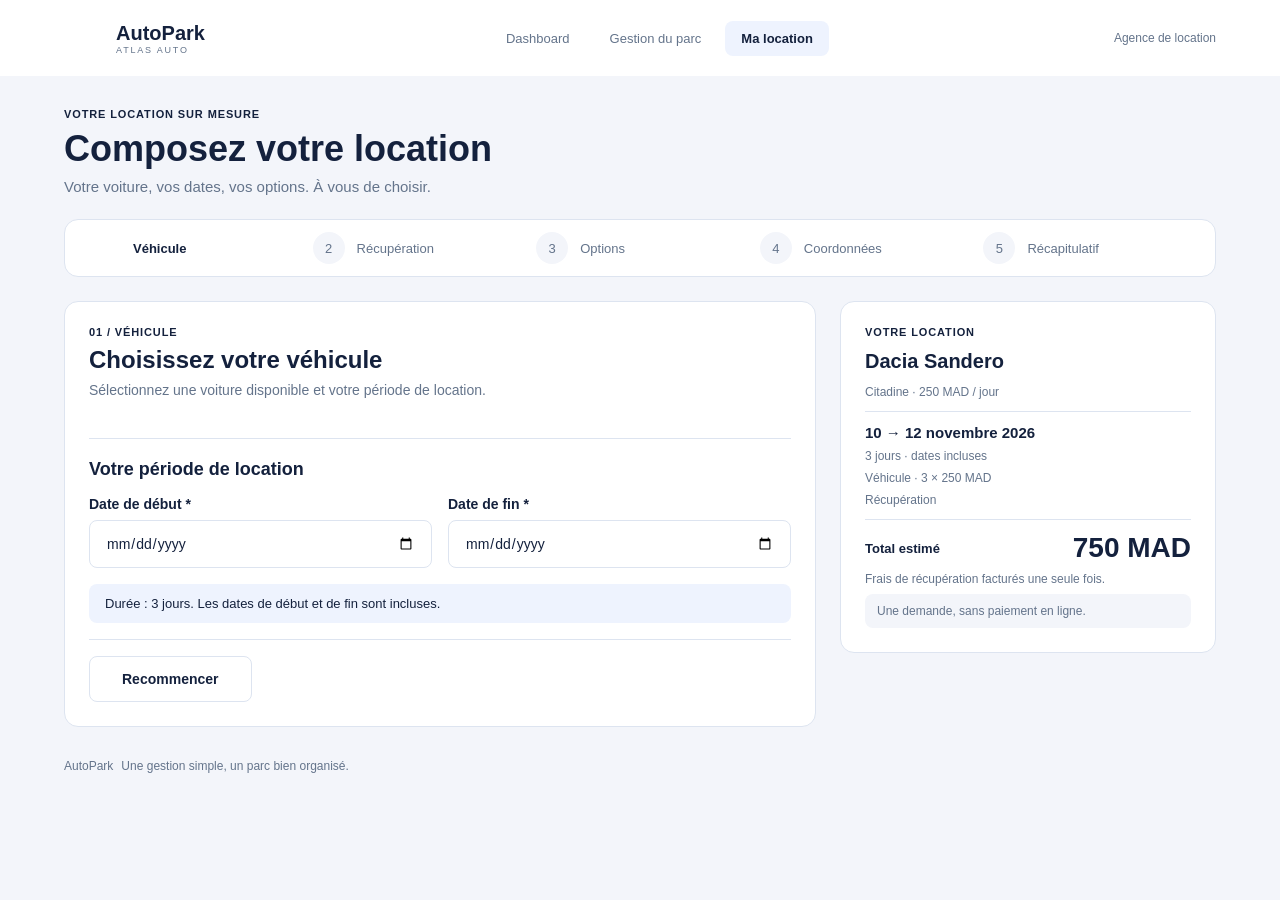
<file: clients.html>
<!doctype html>
<html lang="fr">

<head>
    <meta charset="UTF-8" />
    <meta name="viewport" content="width=device-width, initial-scale=1.0" />
    <meta name="description" content="AutoPark — Interface de gestion du parc automobile Atlas Auto." />
    <title>Gestion du parc · AutoPark</title>
    <link rel="icon" href="data:," />
    <link rel="stylesheet" href="css/clients_style.css" />
    <script type="module" src="js/voitures.js"></script>
</head>

<body>
    <!-- <a class="skip-link" href="#contenu">Aller au contenu</a> -->
    <header class="site-header">
        <div class="container header-content">
            <a class="brand" href="voitures.html" aria-label="AutoPark — Gestion du parc">
                <span class="brand-mark" aria-hidden="true">A<span>.</span></span>
                <span>AutoPark<small>ATLAS AUTO</small></span>
            </a>
            <nav aria-label="Navigation principale">
                <!-- index.html est le dashboard à créer par l'apprenant. -->
                <a href="index.html">Dashboard</a>
                <a href="voitures.html">Gestion du parc</a>
                <a href="clients.html" aria-current="page">Ma location</a>
            </nav>
            <span class="agency-label">Agence de location</span>
        </div>
    </header>

    <main id="contenu" class="container main-content">
        <section class="page-intro" aria-labelledby="titre-page">
            <p class="eyebrow">VOTRE LOCATION SUR MESURE</p>
            <h1 id="titre-page">Composez votre location</h1>
            <p>Votre voiture, vos dates, vos options. À vous de choisir.</p>
        </section>
        <nav class="progression" aria-label="Progression de la réservation">
            <ul>
                <li class="etape_active" aria-current="step"><span>1</span> Véhicule</li>
                <li><span>2</span> Récupération</li>
                <li><span>3</span> Options</li>
                <li><span>4</span> Coordonnées</li>
                <li><span>5</span> Récapitulatif</li>
            </ul>
        </nav>
        <form class="formulaire" id="formulaire">
            <div class="titre_etape">
                <span class="titre_etape_repere">01 / VÉHICULE</span>
                <h3 class="titre_etape_titre" id="titre_etape_titre">Choisissez votre véhicule</h3>
                <p class="titre_etape_description">Sélectionnez une voiture disponible et votre période de location.
                </p>
            </div>
            <div class="cartes" id="cartes">
                <!-- <div class="carte">
                    <div class="carte_haut">
                        <span class="carte_categorie">Citadine</span>
                        <input type="radio" name="vehicule" class="carte_choix">
                    </div>
                    <div class="voiture">
                        <h3 class="voiture_nom">Dacia Sandero</h3>
                        <p class="voiture_statut">Disponible</p>
                        <p class="voiture_prix">250 MAD / jour</p>
                    </div>
                </div> -->
            </div>

            <div></div>
            <section class="periode_location">
                <h4>Votre période de location</h4>
                <div class="location_dates">
                    <div class="location_date">
                        <label for="date_debut">Date de début *</label>
                        <input type="date" id="date_debut" name="date_debut">
                    </div>
                    <div class="location_date">
                        <label for="date_fin">Date de fin *</label>
                        <input type="date" id="date_fin" name="date_fin">
                    </div>
                </div>
                <p class="periode_location_duree">Durée : 3 jours. Les dates de début et de fin sont incluses.</p>
                <div></div>
                <div class="boutons">
                    <button id="btn_recommencer">Recommencer</button>
                    <button id="btn_suivant">Suivant</button>

                </div>
        </form>

        </section>
        <section class="votre_location">
            <div>
                <span class="location_repere">VOTRE LOCATION</span>
                <h3>Dacia Sandero</h3>
                <p>Citadine · 250 MAD / jour</p>
                <div></div>
                <div>
                    <h2>10 → 12 novembre 2026</h2>
                    <p>3 jours · dates incluses</p>
                    <p>Véhicule · 3 × 250 MAD</p>
                    <p>Récupération</p>
                </div>
                <div></div>
                <div>
                    <div>
                        <h4>Total estimé</h4>
                        <span id="prix">750 MAD</span>
                    </div>
                    <p>Frais de récupération facturés une seule fois.</p>
                    <p>Une demande, sans paiement en ligne.</p>
                </div>
            </div>
        </section>







    </main>



    <footer class="site-footer container">
        <span>AutoPark</span>
        <p>Une gestion simple, un parc bien organisé.</p>
    </footer>
</body>

</html>
</file>
<file: css/clients_style.css>
:root {
    --bleu: ##2852E3;
    --bleu-clair: #eef3fe;
    --texte: #14213d;
    --gris: #64748b;
    --fond: #f3f5fa;
    --bordure: #dde4f0;
    --rayon: 14px;
}

* { box-sizing: border-box; }

body {
    margin: 0;
    font-family: "Roboto", Arial, sans-serif;
    background: var(--fond);
    color: var(--texte);
}

h1, h2, h3, h4, p { margin: 0; }

.container {
    width: 100%;
    max-width: 1200px;
    margin: 0 auto;
    padding: 0 24px;
}

/* ---------- HEADER ---------- */
.site-header { background: #fff; }

.header-content {
    display: flex;
    align-items: center;
    justify-content: space-between;
    gap: 24px;
    min-height: 76px;
}

.brand {
    display: flex;
    align-items: center;
    gap: 12px;
    text-decoration: none;
    color: var(--texte);
    font-size: 20px;
    font-weight: 700;
}

.brand-mark {
    display: grid;
    place-items: center;
    width: 40px;
    height: 40px;
    border-radius: 10px;
    background: var(--bleu);
    color: #fff;
    font-size: 20px;
}

.brand small {
    display: block;
    font-size: 9px;
    font-weight: 500;
    letter-spacing: 0.2em;
    color: var(--gris);
}

.site-header nav { display: flex; gap: 8px; }

.site-header nav a {
    padding: 10px 16px;
    border-radius: 8px;
    font-size: 13px;
    font-weight: 500;
    color: var(--gris);
    text-decoration: none;
}

.site-header nav a[aria-current="page"] {
    background: var(--bleu-clair);
    color: var(--bleu);
    font-weight: 700;
}

.agency-label { font-size: 12px; color: var(--gris); }

/* ---------- MISE EN PAGE : formulaire à gauche, résumé à droite ---------- */
.main-content {
    display: grid;
    grid-template-columns: 2fr 1fr;
    gap: 24px;
    align-items: start;
    padding-top: 32px;
    padding-bottom: 32px;
}

.page-intro,
.progression { grid-column: 1 / -1; }

/* ---------- INTRO ---------- */
.page-intro { display: grid; gap: 8px; }

.eyebrow {
    font-size: 11px;
    font-weight: 700;
    letter-spacing: 0.08em;
    color: var(--bleu);
}

.page-intro h1 { font-size: 36px; font-weight: 700; }
.page-intro p:last-child { font-size: 15px; color: var(--gris); }

/* ---------- PROGRESSION ---------- */
.progression {
    background: #fff;
    border: 1px solid var(--bordure);
    border-radius: var(--rayon);
    padding: 12px 24px;
}

.progression ul {
    list-style: none;
    margin: 0;
    padding: 0;
    display: flex;
    justify-content: space-between;
    gap: 16px;
}

.progression li {
    flex: 1;
    display: flex;
    align-items: center;
    gap: 12px;
    font-size: 13px;
    color: var(--gris);
}

.progression li span {
    flex-shrink: 0;
    display: grid;
    place-items: center;
    width: 32px;
    height: 32px;
    border-radius: 50%;
    background: var(--fond);
    font-size: 13px;
    font-weight: 500;
}

.progression .etape_active { color: var(--bleu); font-weight: 700; }

.progression .etape_active span,
.progression .etape_terminee span {
    background: var(--bleu);
    color: #fff;
}

/* Étape déjà passée : le numéro est remplacé par une coche */
.progression .etape_terminee span { font-size: 0; }
.progression .etape_terminee span::after { content: "✓"; font-size: 14px; }

/* ---------- CARTES BLANCHES ---------- */
.formulaire,
.votre_location {
    background: #fff;
    border: 1px solid var(--bordure);
    border-radius: var(--rayon);
    padding: 24px;
}

.formulaire { display: grid; gap: 20px; }

/* Les <div></div> vides servent de traits de séparation */
.formulaire div:empty,
.votre_location div:empty { border-top: 1px solid var(--bordure); }

/* ---------- TITRE D'ÉTAPE ---------- */
.titre_etape { display: grid; gap: 8px; }

.titre_etape_repere {
    font-size: 11px;
    font-weight: 700;
    letter-spacing: 0.08em;
    color: var(--bleu);
}

.titre_etape_titre { font-size: 24px; font-weight: 700; }
.titre_etape_description { font-size: 14px; color: var(--gris); }

/* ---------- CARTES VÉHICULE ---------- */
.cartes {
    display: grid;
    grid-template-columns: repeat(auto-fill, minmax(180px, 1fr));
    gap: 12px;
}

.carte {
    display: grid;
    gap: 12px;
    padding: 16px;
    border: 1px solid var(--bordure);
    border-radius: 12px;
    cursor: pointer;
}

/* Carte sélectionnée (quand le radio est coché) */
.carte:has(input:checked) {
    border: 2px solid var(--bleu);
    padding: 15px;
    background: #f7f9ff;
}

.carte_haut {
    display: flex;
    justify-content: space-between;
    align-items: center;
}

.carte_categorie { font-size: 12px; color: var(--gris); }

.carte_choix {
    width: 18px;
    height: 18px;
    margin: 0;
    accent-color: var(--bleu);
}

.voiture { display: grid; gap: 4px; }
.voiture_nom { font-size: 16px; font-weight: 700; }
.voiture_statut { font-size: 13px; font-weight: 500; color: #16a34a; }
.voiture_prix { font-size: 13px; font-weight: 700; color: var(--bleu); }

/* ---------- PÉRIODE DE LOCATION ---------- */
.periode_location { display: grid; gap: 16px; }
.periode_location h4 { font-size: 18px; font-weight: 700; }

.location_dates {
    display: grid;
    grid-template-columns: 1fr 1fr;
    gap: 16px;
}

.location_date { display: grid; gap: 8px; }
.location_date label { font-size: 14px; font-weight: 700; }

.location_date input {
    width: 100%;
    padding: 14px 16px;
    border: 1px solid var(--bordure);
    border-radius: 8px;
    background: #fff;
    color: var(--texte);
    font: inherit;
    font-size: 14px;
}

.location_date input:focus {
    outline: 2px solid var(--bleu);
    outline-offset: 1px;
}

.periode_location_duree {
    padding: 12px 16px;
    border-radius: 8px;
    background: var(--bleu-clair);
    color: var(--bleu);
    font-size: 13px;
}

/* ---------- BOUTONS ---------- */
.boutons {
    display: flex;
    justify-content: space-between;
    gap: 12px;
}

.boutons button {
    padding: 14px 32px;
    border-radius: 8px;
    font: inherit;
    font-size: 14px;
    font-weight: 700;
    cursor: pointer;
}

#btn_recommencer {
    background: #fff;
    border: 1px solid var(--bordure);
    color: var(--texte);
}

#btn_suivant {
    min-width: 160px;
    background: var(--bleu);
    border: 1px solid var(--bleu);
    color: #fff;
}

#btn_suivant:hover { filter: brightness(1.1); }

/* ---------- RÉSUMÉ "VOTRE LOCATION" ---------- */
.votre_location { position: sticky; top: 24px; }

.votre_location > div { display: grid; gap: 12px; }
.votre_location > div > div { display: grid; gap: 8px; }

.location_repere {
    font-size: 11px;
    font-weight: 700;
    letter-spacing: 0.08em;
    color: var(--bleu);
}

.votre_location h3 { font-size: 20px; font-weight: 700; }
.votre_location h2 { font-size: 15px; font-weight: 700; }
.votre_location h4 { font-size: 13px; font-weight: 700; }
.votre_location p { font-size: 12px; color: var(--gris); }

/* Ligne "Total estimé ........ 750 MAD" */
.votre_location div:has(> #prix) {
    display: flex;
    justify-content: space-between;
    align-items: center;
}

#prix { font-size: 28px; font-weight: 700; color: var(--bleu); }

/* Dernier paragraphe dans un encadré gris */
.votre_location > div > div:last-child p:last-child {
    padding: 10px 12px;
    border-radius: 8px;
    background: var(--fond);
}

/* ---------- FOOTER ---------- */
.site-footer {
    display: flex;
    gap: 8px;
    padding-bottom: 32px;
    font-size: 12px;
    color: var(--gris);
}

.site-footer span { font-weight: 500; }

/* ---------- RESPONSIVE ---------- */
@media (max-width: 900px) {
    .main-content { grid-template-columns: 1fr; }
    .votre_location { position: static; }
    .header-content { flex-wrap: wrap; padding-top: 12px; padding-bottom: 12px; }
}

@media (max-width: 600px) {
    .agency-label { display: none; }
    .location_dates { grid-template-columns: 1fr; }
    .boutons { flex-direction: column-reverse; }

    /* Sur mobile, on ne garde que le texte de l'étape active */
    .progression li { flex: 0; font-size: 0; }
    .progression .etape_active { flex: 1; font-size: 12px; }
    .progression li span { font-size: 13px; }
}
</file>
